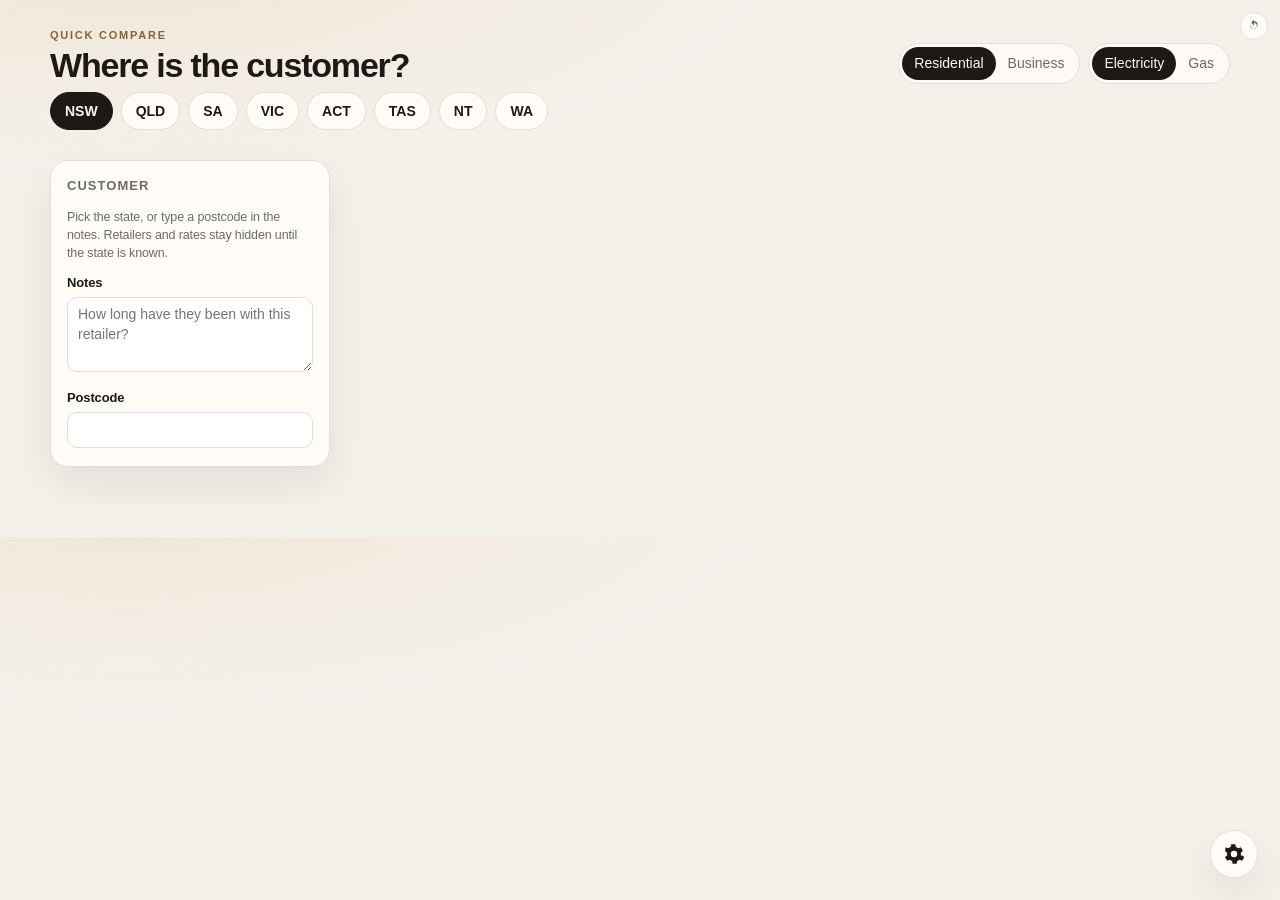
<file: quick-compare/index.html>
<!DOCTYPE html>
<html lang="en-AU">
<head>
  <meta charset="utf-8">
  <meta name="viewport" content="width=device-width, initial-scale=1">
  <title>Quick Compare</title>
  <link rel="stylesheet" href="styles.css">
</head>
<body>
  <div class="page">
    <header class="home-head">
      <div class="mast">
        <p class="eyebrow">Quick Compare</p>
        <h1>Where is the customer?</h1>
      </div>
      <div class="fuels" id="fuels"></div>
      <div class="states" id="states" role="group" aria-label="State or territory"></div>
      <p class="subtitle" id="subtitle"></p>
    </header>
    <div class="split">
      <aside class="customer" id="customer" aria-label="Customer"></aside>
      <div class="board" id="board"></div>
    </div>
    <p class="fine" id="fine"></p>
  </div>
  <div class="overlay" id="overlay" hidden></div>
  <button type="button" class="refresh-button" id="refresh-button" aria-label="Start again">
    <svg viewBox="0 0 24 24" width="14" height="14" aria-hidden="true">
      <path fill="currentColor" d="M17.65 6.35A7.95 7.95 0 0 0 12 4V1L7 6l5 5V7a5 5 0 1 1-4.9 6H5.02A7 7 0 1 0 17.65 6.35Z"/>
    </svg>
  </button>
  <button type="button" class="settings-button" id="settings-button" aria-label="Theme and layout" aria-expanded="false">
    <svg viewBox="0 0 24 24" width="22" height="22" aria-hidden="true">
      <path fill="currentColor" d="M19.4 13.5a7.7 7.7 0 0 0 .1-1.5 7.7 7.7 0 0 0-.1-1.5l2-1.6a.5.5 0 0 0 .1-.6l-1.9-3.3a.5.5 0 0 0-.6-.2l-2.4 1a7.4 7.4 0 0 0-2.6-1.5l-.4-2.5a.5.5 0 0 0-.5-.4h-3.8a.5.5 0 0 0-.5.4l-.4 2.5a7.4 7.4 0 0 0-2.6 1.5l-2.4-1a.5.5 0 0 0-.6.2L2.4 8.3a.5.5 0 0 0 .1.6l2 1.6a7.7 7.7 0 0 0-.1 1.5 7.7 7.7 0 0 0 .1 1.5l-2 1.6a.5.5 0 0 0-.1.6l1.9 3.3a.5.5 0 0 0 .6.2l2.4-1a7.4 7.4 0 0 0 2.6 1.5l.4 2.5a.5.5 0 0 0 .5.4h3.8a.5.5 0 0 0 .5-.4l.4-2.5a7.4 7.4 0 0 0 2.6-1.5l2.4 1a.5.5 0 0 0 .6-.2l1.9-3.3a.5.5 0 0 0-.1-.6l-2-1.6ZM12 15.5A3.5 3.5 0 1 1 12 8.5a3.5 3.5 0 0 1 0 7Z"/>
    </svg>
  </button>
  <div class="settings-panel" id="settings-panel" hidden>
    <p class="settings-kicker">Settings</p>
    <p class="settings-label">Theme</p>
    <div class="settings-choices" id="theme-choices"></div>
    <p class="settings-label">Layout</p>
    <div class="settings-choices" id="layout-choices"></div>
  </div>
  <script src="data.js"></script>
  <script src="calc.js"></script>
  <script src="compare.js"></script>
  <script src="public-plans.js"></script>
  <script src="app.js"></script>
</body>
</html>
</file>
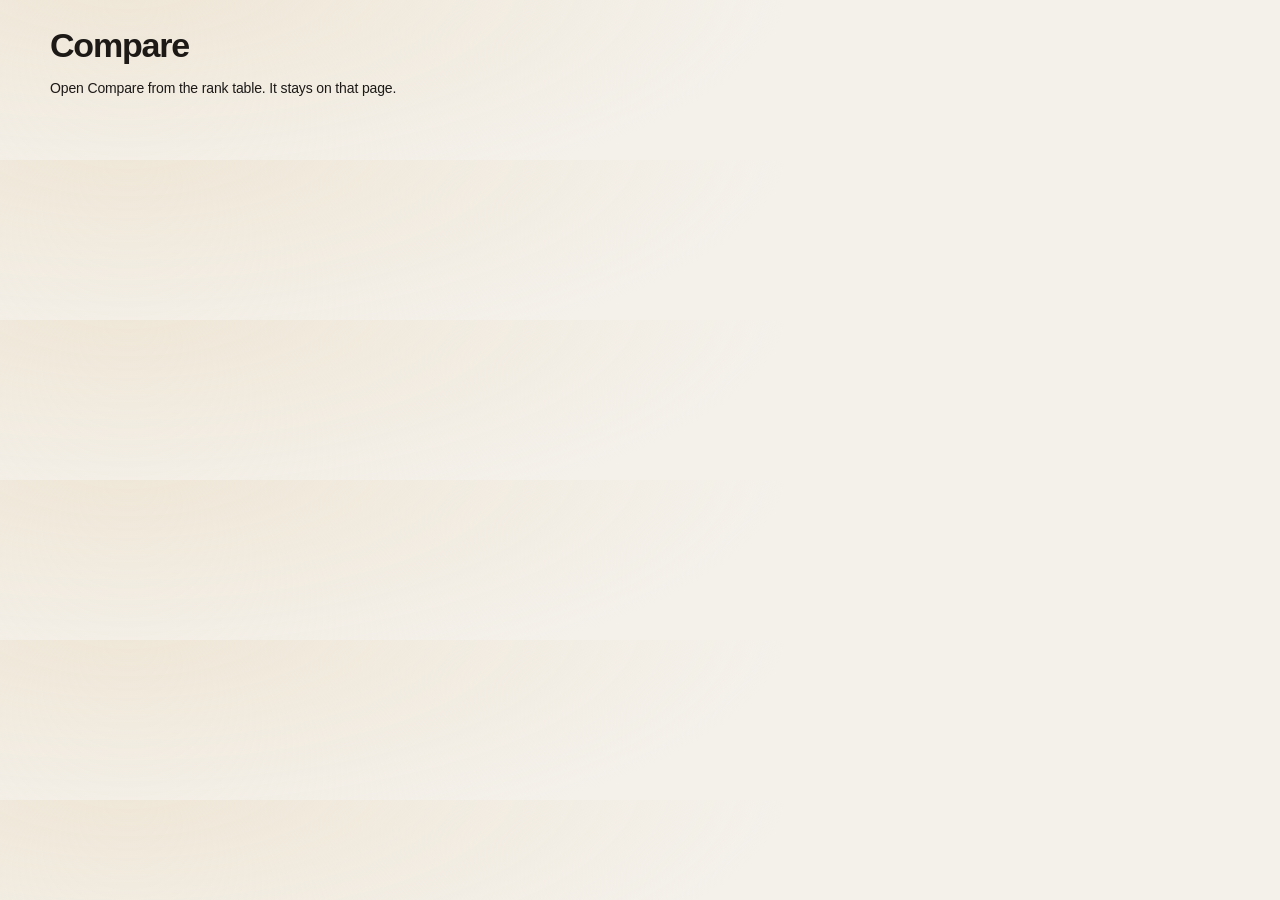
<file: quick-compare/compare.html>
<!DOCTYPE html>
<html lang="en-AU">
<head>
  <meta charset="utf-8">
  <meta name="viewport" content="width=device-width, initial-scale=1">
  <title>Compare — Quick Compare</title>
  <link rel="stylesheet" href="styles.css">
</head>
<body>
  <div class="toprule"></div>
  <div class="page" id="app"></div>
  <script src="data.js"></script>
  <script src="calc.js"></script>
  <script src="compare.js"></script>
</body>
</html>
</file>
<file: quick-compare/styles.css>
:root {
  color-scheme: light;
  --ink: #1c1917;
  --muted: #6f6a63;
  --line: #e4dfd6;
  --paper: #f4f1eb;
  --card: #fffcf8;
  --brass: #8a6232;
  --brass-soft: #f3eadc;
  --green: #0f6e56;
  --green-soft: #e7f4ef;
  --worse: #9f2d2d;
  --worse-soft: #f8ecec;
  --shadow: 0 18px 40px rgba(28, 25, 23, 0.08);
  --on-brass: #fff;
  --mono: "JetBrains Mono", ui-monospace, monospace;
  --sans: Inter, "Segoe UI", sans-serif;
}

* { box-sizing: border-box; }

body {
  margin: 0;
  font-family: var(--sans);
  color: var(--ink);
  background:
    radial-gradient(1200px 420px at 10% -10%, #efe6d6 0%, transparent 55%),
    var(--paper);
  font-size: 14px;
  line-height: 1.45;
  letter-spacing: -0.01em;
}

button, input, select, textarea { font: inherit; color: inherit; }

.page { width: min(1180px, calc(100% - 40px)); margin: 0 auto; padding: 28px 0 48px; }

.home-head {
  display: grid;
  grid-template-columns: 1fr auto;
  gap: 8px 24px;
  align-items: end;
  margin-bottom: 22px;
}

.eyebrow {
  margin: 0 0 4px;
  font-size: 11px;
  letter-spacing: 0.16em;
  text-transform: uppercase;
  color: var(--brass);
  font-weight: 600;
}

h1 { margin: 0; font-size: 34px; font-weight: 560; letter-spacing: -0.035em; line-height: 1.05; }

.fuels { display: flex; gap: 8px; justify-content: flex-end; }
.fuel-row {
  display: flex;
  background: rgba(255, 252, 248, 0.8);
  border: 1px solid var(--line);
  padding: 3px;
  border-radius: 999px;
}

.fuels button {
  background: transparent;
  border: 0;
  border-radius: 999px;
  padding: 6px 12px;
  cursor: pointer;
  color: var(--muted);
}

.fuels button.is-on { background: var(--ink); color: #faf8f5; }

.states {
  grid-column: 1 / -1;
  display: flex;
  flex-wrap: wrap;
  gap: 8px;
}

.states button, .change-state {
  background: var(--card);
  border: 1px solid var(--line);
  border-radius: 999px;
  padding: 8px 14px;
  font-weight: 560;
  cursor: pointer;
}

.states button.is-on { background: var(--ink); color: #faf8f5; border-color: var(--ink); }
.states.is-locked { align-items: center; }
.state-lock {
  display: inline-flex;
  align-items: center;
  min-height: 36px;
  padding: 0 14px;
  border-radius: 999px;
  background: var(--ink);
  color: #faf8f5;
  font-weight: 600;
  letter-spacing: 0.04em;
}

.change-state { color: var(--muted); font-weight: 500; background: transparent; }

.subtitle { grid-column: 1 / -1; margin: 0; color: var(--muted); }
.subtitle select, .network select {
  margin-left: 6px;
  border: 1px solid var(--line);
  background: var(--card);
  border-radius: 8px;
  padding: 4px 8px;
}

.split {
  display: grid;
  grid-template-columns: 280px 1fr;
  gap: 18px;
  align-items: start;
}

.customer {
  background: var(--card);
  border: 1px solid var(--line);
  border-radius: 18px;
  padding: 16px 16px 18px;
  box-shadow: var(--shadow);
  position: sticky;
  top: 16px;
}

.customer h2 { margin: 0 0 12px; font-size: 13px; letter-spacing: 0.08em; text-transform: uppercase; color: var(--muted); font-weight: 600; }
.customer label { display: block; font-weight: 560; margin: 12px 0 4px; font-size: 13px; }

.customer input[type="checkbox"], .customer input[type="radio"] { width: auto; height: auto; }
.customer input, .customer select, .customer textarea {
  width: 100%;
  height: 36px;
  padding: 6px 10px;
  border: 1px solid var(--line);
  border-radius: 10px;
  background: #fff;
}

.customer textarea { height: auto; min-height: 72px; resize: vertical; }

.gst { display: flex; gap: 14px; margin-top: 10px; }
.gst label { font-weight: 450; margin: 0; display: flex; align-items: center; gap: 6px; }
.gst input { width: auto; height: auto; }

.note { color: var(--muted); font-size: 12.5px; margin: 10px 0 0; }

.recommend {
  margin: 0 0 12px;
  padding: 12px 14px;
  background: var(--card);
  border: 1px solid var(--line);
  border-radius: 14px;
  font-size: 14.5px;
}

.board-tools { display: flex; justify-content: flex-end; margin: 0 0 10px; }

.retailer-list { display: flex; flex-direction: column; gap: 10px; }
.list-label { margin: 2px 0 0; font-size: 12px; letter-spacing: 0.12em; text-transform: uppercase; color: var(--brass); font-weight: 600; }
.other-retailers { margin-top: 6px; }
.other-retailers summary { cursor: pointer; color: var(--muted); padding: 8px 2px; }

.retailer-card {
  background: var(--card);
  border: 1px solid var(--line);
  border-radius: 16px;
  padding: 14px 14px 12px;
  display: grid;
  gap: 12px;
}

.retailer-card.is-ours {
  background: var(--brass-soft);
  border: 2px solid var(--brass);
  box-shadow: inset 8px 0 0 var(--brass);
}
.retailer-card.is-ours h2 { color: var(--brass); font-size: 22px; }
.retailer-card:not(.is-ours):not(.is-current) { background: transparent; }

.retailer-card.is-current { box-shadow: inset 8px 0 0 var(--ink); }
.retailer-card.is-ours.is-current { box-shadow: inset 8px 0 0 var(--brass); }

.card-top {
  display: grid;
  grid-template-columns: minmax(140px, 1.1fr) minmax(150px, 0.8fr) auto;
  gap: 12px;
  align-items: center;
}

.card-top h2 { margin: 0; font-size: 18px; letter-spacing: -0.03em; font-weight: 600; }
.plan-name { margin: 0.15rem 0 0; color: var(--ink); font-size: 0.95rem; font-weight: 600; }
.rate-link { display: inline-block; margin-top: 0.35rem; color: var(--brass); font-weight: 600; }
.badges { display: flex; gap: 6px; margin-top: 6px; flex-wrap: wrap; }
.badge {
  font-size: 11px;
  letter-spacing: 0.06em;
  text-transform: uppercase;
  border-radius: 999px;
  padding: 2px 8px;
  font-weight: 600;
}
.badge-ours { background: var(--brass); color: var(--on-brass); font-size: 12px; padding: 4px 10px; }
.badge-sell { background: var(--green-soft); color: var(--green); }
.badge-current { background: var(--line); color: var(--ink); }

.card-money { text-align: right; }
.card-year { margin: 0; font-family: var(--mono); font-size: 18px; font-weight: 560; letter-spacing: -0.03em; }
.card-ref { margin: 2px 0 0; color: var(--muted); font-size: 12.5px; }
.card-money .ink-better, .card-money .ink-worse { margin: 2px 0 0; font-size: 13px; font-weight: 600; }

.rate-grid { display: grid; grid-template-columns: repeat(auto-fit, minmax(112px, 1fr)); gap: 8px; }
.rate-cell { background: #f7f4ee; border-radius: 10px; padding: 8px 10px; }
.retailer-card.is-ours .rate-cell { background: #f8f1e6; }
.rate-cell span { display: block; font-size: 10.5px; letter-spacing: 0.08em; text-transform: uppercase; color: var(--muted); }
.rate-cell strong { display: block; margin-top: 2px; font-family: var(--mono); font-size: 13.5px; font-weight: 550; }
.rate-cell em { display: block; margin-top: 2px; font-style: normal; font-size: 12px; }

.demand-toggle { display: flex; align-items: center; gap: 6px; margin: 8px 0; font-weight: 450; }

.view {
  background: transparent;
  border: 1px solid var(--line);
  border-radius: 999px;
  padding: 8px 14px;
  cursor: pointer;
}

.view.is-ours, .view.is-both {
  background: var(--ink);
  border-color: var(--ink);
  color: #faf8f5;
}

.view.is-sell { background: var(--green); border-color: var(--green); color: #fff; }

.levels { display: flex; flex-wrap: wrap; gap: 6px; margin: 4px 0 6px; }
.levels button {
  background: #fff;
  border: 1px solid var(--line);
  border-radius: 999px;
  padding: 5px 10px;
  cursor: pointer;
}
.levels button.is-on { background: var(--ink); color: #faf8f5; border-color: var(--ink); }

.confirm {
  background: #fbf6ec;
  border: 1px solid #ead9b4;
  border-radius: 12px;
  padding: 8px 10px;
  font-size: 13px;
  margin-top: 8px;
}
.confirm button { margin-left: 4px; border-radius: 999px; border: 1px solid var(--line); background: #fff; padding: 3px 8px; cursor: pointer; }

.banner {
  background: var(--green-soft);
  border-radius: 16px;
  padding: 16px 18px;
  margin: 0 0 14px;
}
.banner strong { font-family: var(--mono); font-size: 28px; color: var(--green); display: block; letter-spacing: -0.03em; }
.banner.is-worse { background: var(--worse-soft); }
.banner.is-worse strong { color: var(--worse); }

.overlay {
  position: fixed;
  inset: 0;
  z-index: 30;
  background: rgba(28, 25, 23, 0.46);
  overflow: auto;
  padding: 28px 16px;
}
.overlay[hidden] { display: none; }
.overlay-card {
  background: var(--paper);
  width: min(1080px, 100%);
  margin: 0 auto;
  padding: 22px 22px 26px;
  position: relative;
  border-radius: 20px;
  box-shadow: var(--shadow);
}
.overlay-close {
  position: absolute;
  top: 14px;
  right: 14px;
  border: 0;
  background: transparent;
  font-size: 22px;
  cursor: pointer;
  color: var(--muted);
}
.scoreboard { display: grid; grid-template-columns: repeat(auto-fit, minmax(200px, 1fr)); gap: 10px; margin: 12px 0 14px; }
.score { border: 1px solid var(--line); border-radius: 14px; padding: 12px 14px; background: var(--card); }
.score.is-best { border-color: #b7ddd1; background: var(--green-soft); }
.score .year { font-family: var(--mono); font-size: 22px; margin: 4px 0 0; }
.score .month { color: var(--muted); margin: 0; }
.talk { margin: 12px 0 0; padding-left: 18px; }
.talk li { margin: 6px 0; }
.pair, .cols-3, .bill-box { display: flex; gap: 8px; flex-wrap: wrap; align-items: center; margin: 10px 0; }
.bill-box input, .bill-box select { height: 36px; border: 1px solid var(--line); border-radius: 10px; padding: 0 10px; background: #fff; }

.rank, .plans {
  width: 100%;
  border-collapse: collapse;
  background: var(--card);
  border-radius: 12px;
  overflow: hidden;
}
.rank th, .plans th {
  background: transparent;
  color: var(--muted);
  font-weight: 600;
  font-size: 11px;
  letter-spacing: 0.06em;
  text-transform: uppercase;
  text-align: left;
  padding: 10px 12px;
  border-bottom: 1px solid var(--line);
}
.rank td, .plans td { padding: 9px 12px; border-bottom: 1px solid var(--line); vertical-align: middle; }
.rank tbody tr:nth-child(even), .plans tbody tr:nth-child(even) { background: #faf8f4; }
.ink-sell { color: var(--green); font-weight: 650; }
.ink-ours { color: var(--brass); }
.ink-better { color: var(--green); }
.ink-worse { color: var(--worse); }
.back { margin-bottom: 10px; border: 0; background: transparent; color: var(--brass); cursor: pointer; padding: 0; }
.benefit { margin: 0 0 4px; }
.fine { color: var(--muted); font-size: 12px; margin: 22px 0 0; max-width: 78ch; }

html[data-theme="daylight"] {
  --ink: #101114;
  --muted: #5e6570;
  --line: #d9dee6;
  --paper: #f3f5f8;
  --card: #ffffff;
  --brass: #c2410c;
  --brass-soft: #ffedd5;
  --green: #047857;
  --green-soft: #ecfdf5;
  --worse: #b91c1c;
  --worse-soft: #fef2f2;
  --on-brass: #fff;
  --shadow: 0 12px 30px rgba(16, 17, 20, 0.06);
}
html[data-theme="daylight"] body { background: var(--paper); }

html[data-theme="night"] {
  color-scheme: dark;
  --ink: #f6f1e8;
  --muted: #b7aea3;
  --line: #3c342c;
  --paper: #12100e;
  --card: #1e1a16;
  --brass: #e4b15c;
  --brass-soft: #3a2c18;
  --green: #8fd0b0;
  --green-soft: #16352c;
  --worse: #f0a8a4;
  --worse-soft: #3a2220;
  --on-brass: #1c1408;
  --shadow: 0 18px 40px rgba(0, 0, 0, 0.35);
}
html[data-theme="night"] body { background: var(--paper); }
html[data-theme="night"] .customer input,
html[data-theme="night"] .customer select,
html[data-theme="night"] .customer textarea,
html[data-theme="night"] .subtitle select,
html[data-theme="night"] .bill-box input,
html[data-theme="night"] .bill-box select,
html[data-theme="night"] .levels button,
html[data-theme="night"] .states button,
html[data-theme="night"] .change-state { background: #16130f; border-color: var(--line); }
html[data-theme="night"] .rate-cell,
html[data-theme="night"] .retailer-card.is-ours .rate-cell { background: #2a241c; }
html[data-theme="night"] .fuel-row { background: #1a1714; }
html[data-theme="night"] .states button.is-on,
html[data-theme="night"] .fuels button.is-on,
html[data-theme="night"] .levels button.is-on,
html[data-theme="night"] .view.is-ours { color: #1c1408; }

html[data-layout="compact"] .retailer-card { gap: 8px; padding: 10px 12px; }
html[data-layout="compact"] .card-top h2,
html[data-layout="compact"] .retailer-card.is-ours h2 { font-size: 16px; }
html[data-layout="compact"] .card-year { font-size: 16px; }
html[data-layout="compact"] .rate-grid { display: flex; flex-wrap: wrap; }
html[data-layout="compact"] .rate-cell { flex: 1 1 108px; }

html[data-layout="focus"] .card-year { font-size: 26px; }
html[data-layout="focus"] .retailer-card.is-ours { padding: 18px 18px 16px; }

.refresh-button {
  position: fixed;
  top: 12px;
  right: 12px;
  z-index: 25;
  width: 28px;
  height: 28px;
  padding: 0;
  border: 1px solid var(--line);
  border-radius: 999px;
  background: var(--card);
  color: var(--muted);
  cursor: pointer;
  display: grid;
  place-items: center;
}
.refresh-button:hover { color: var(--ink); }

.settings-button {
  position: fixed;
  right: 22px;
  bottom: 22px;
  z-index: 25;
  width: 48px;
  height: 48px;
  border: 1px solid var(--line);
  border-radius: 999px;
  background: var(--card);
  color: var(--ink);
  box-shadow: var(--shadow);
  cursor: pointer;
  display: grid;
  place-items: center;
}
.settings-panel {
  position: fixed;
  right: 22px;
  bottom: 80px;
  z-index: 25;
  width: min(320px, calc(100% - 32px));
  background: var(--card);
  color: var(--ink);
  border: 1px solid var(--line);
  border-radius: 18px;
  box-shadow: var(--shadow);
  padding: 16px;
}
.settings-panel[hidden] { display: none; }
.settings-kicker {
  margin: 0 0 12px;
  font-size: 11px;
  letter-spacing: 0.16em;
  text-transform: uppercase;
  color: var(--brass);
  font-weight: 600;
}
.settings-label { margin: 12px 0 6px; font-size: 13px; font-weight: 600; }
.settings-choices { display: flex; flex-wrap: wrap; gap: 6px; }
.settings-choices button {
  border: 1px solid var(--line);
  background: transparent;
  color: var(--ink);
  border-radius: 999px;
  padding: 6px 12px;
  cursor: pointer;
}
.settings-choices button.is-on { background: var(--ink); color: var(--paper); border-color: var(--ink); }

@media (max-width: 860px) {
  .home-head, .split, .card-top { grid-template-columns: 1fr; }
  .fuels { justify-content: flex-start; }
  .customer { position: static; }
  .card-money { text-align: left; }
  h1 { font-size: 28px; }
  .page { width: min(1180px, calc(100% - 24px)); }
}
</file>
